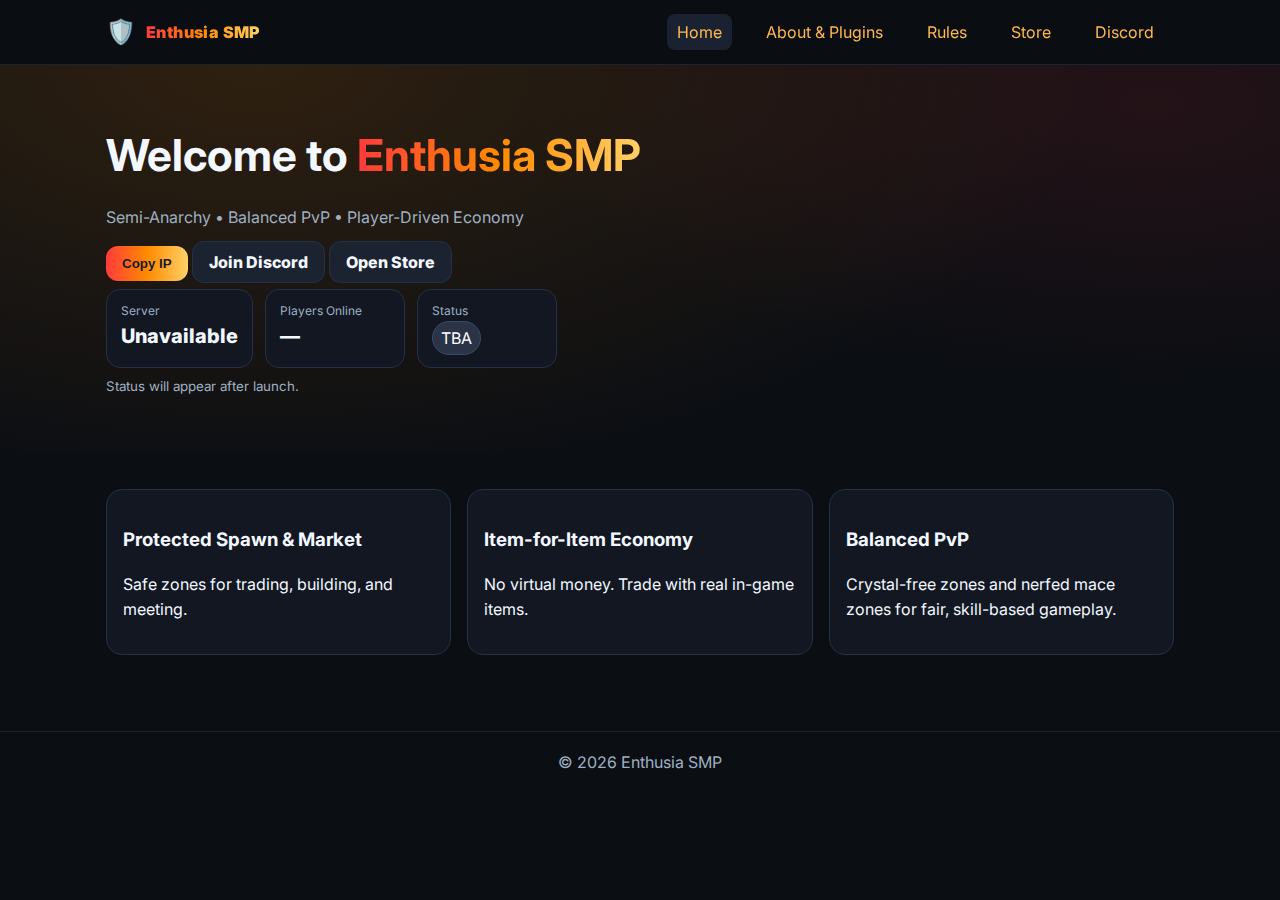
<file: public/index.html>
<!DOCTYPE html>
<html lang="en">
<head>
  <meta charset="UTF-8" />
  <meta name="viewport" content="width=device-width, initial-scale=1.0"/>
  <title>Enthusia SMP — Home</title>
  <link rel="preconnect" href="https://fonts.googleapis.com">
  <link rel="preconnect" href="https://fonts.gstatic.com" crossorigin>
  <link href="https://fonts.googleapis.com/css2?family=Inter:wght@400;600;800;900&display=swap" rel="stylesheet">
  <link rel="stylesheet" href="assets/styles.css?v=aurora3">
  <meta name="description" content="Enthusia SMP — Mostly-vanilla SMP with balanced PvP and a player-driven item economy.">
</head>
<body>

<!-- Background layers -->
<div class="bg" aria-hidden="true">
  <div class="bg-grid"></div>
  <div class="blob b1"></div>
  <div class="blob b2"></div>
  <div class="blob b3"></div>
</div>

<header class="site-header">
  <div class="container">
    <div class="brand">
      <span class="logo">🛡️</span>
      <span class="name grad-text">Enthusia SMP</span>
    </div>
    <nav class="nav">
      <a href="index.html" class="active">Home</a>
      <a href="plugins.html">About & Plugins</a>
      <a href="rules.html">Rules</a>
      <a id="storeLink" target="_blank" rel="noopener">Store</a>
      <a id="discordLink" target="_blank" rel="noopener">Discord</a>
    </nav>
  </div>
</header>

<main>
  <section class="hero">
    <div class="container hero-inner">
      <div class="hero-copy">
        <h1>Welcome to <span class="grad-text">Enthusia SMP</span></h1>
        <div class="shine-line"></div>
        <p class="lead">Semi-Anarchy • Balanced PvP • Player-Driven Economy</p>
        <div class="cta-row">
          <button class="btn" id="copyIpBtn" data-ip="Unavailable">Copy IP</button>
          <a id="joinDiscordBtn" class="btn ghost" target="_blank" rel="noopener">Join Discord</a>
          <a id="openStoreBtn" class="btn ghost" target="_blank" rel="noopener">Open Store</a>
        </div>

        <div class="status">
          <div class="status-card">
            <div class="status-label">Server</div>
            <div class="status-value" id="serverIp">Unavailable</div>
          </div>
          <div class="status-card">
            <div class="status-label">Players Online</div>
            <div class="status-value" id="playerCount">—</div>
          </div>
          <div class="status-card">
            <div class="status-label">Status</div>
            <div class="status-badge" id="serverStatus">TBA</div>
          </div>
        </div>
        <small class="status-note">Status will appear after launch.</small>
      </div>

      <!-- Custom Discord mini widget (no bots, no channels) -->
      <div class="hero-embed">
        <div id="discordCard"></div>
      </div>
    </div>
  </section>

  <section class="features">
    <div class="container grid-3">
      <div class="card">
        <h3>Protected Spawn & Market</h3>
        <p>Safe zones for trading, building, and meeting.</p>
      </div>
      <div class="card">
        <h3>Item-for-Item Economy</h3>
        <p>No virtual money. Trade with real in-game items.</p>
      </div>
      <div class="card">
        <h3>Balanced PvP</h3>
        <p>Crystal-free zones and nerfed mace zones for fair, skill-based gameplay.</p>
      </div>
    </div>
  </section>
</main>

<footer class="site-footer">
  <div class="container">
    <p>© <span id="year"></span> Enthusia SMP</p>
  </div>
</footer>

<script src="assets/script.js?v=aurora3"></script>
<script>
  window.ENTHUSIA = {
    serverIp: "Unavailable",
    tebexUrl: "https://yourstore.tebex.io",
    discordInvite: "https://discord.gg/5ccgDCmNSc",
    discordServerId: "1410303324745371709"
  };
  initSite(window.ENTHUSIA);
</script>
</body>
</html>
</file>
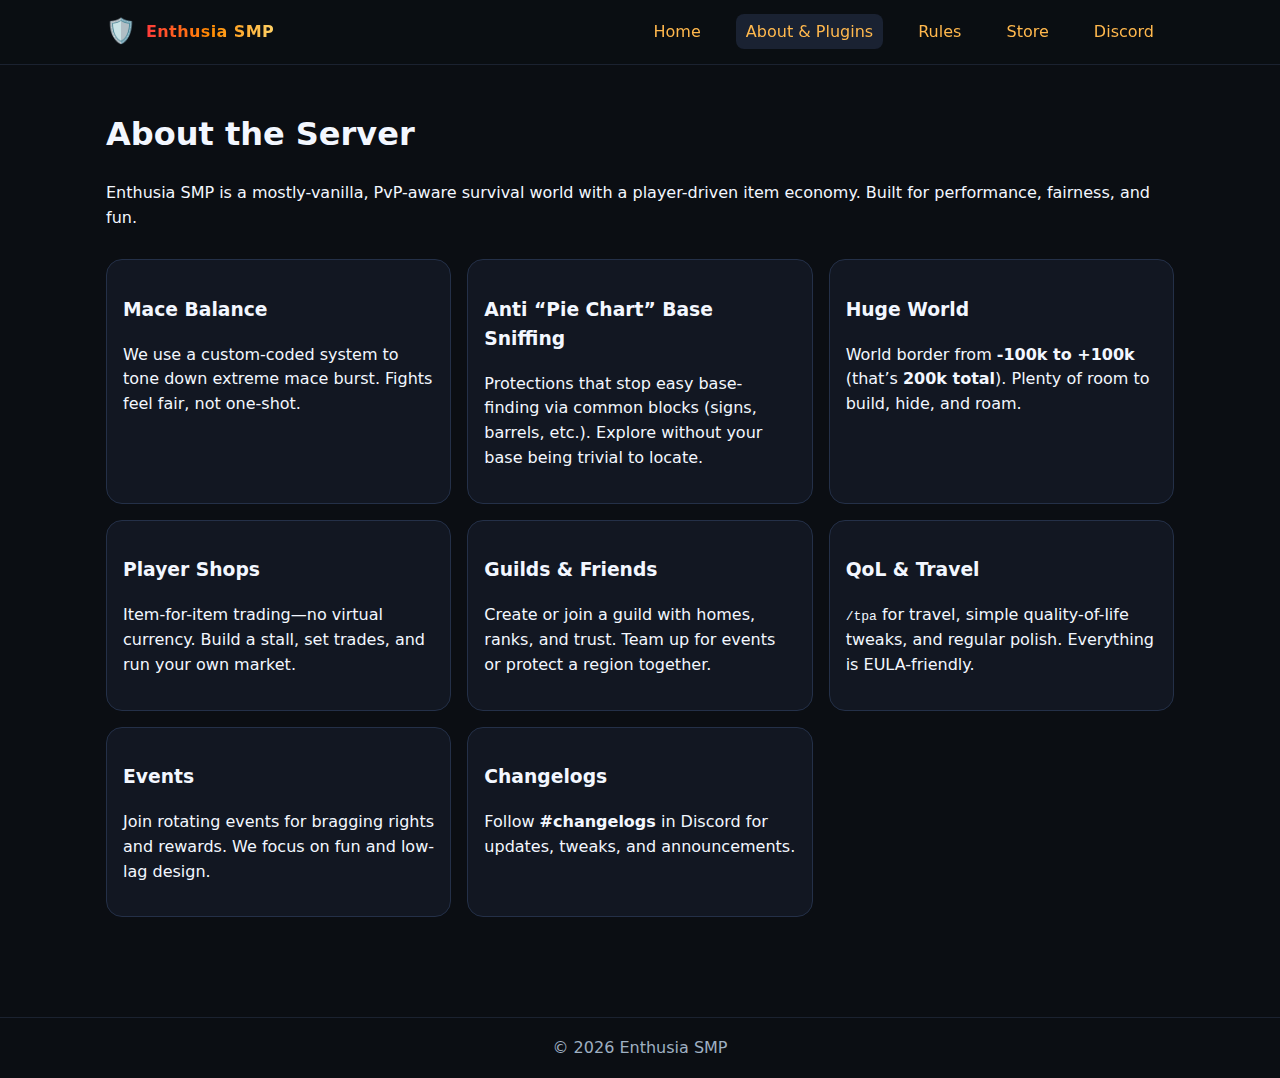
<file: public/plugins.html>
<!DOCTYPE html>
<html lang="en">
<head>
  <meta charset="UTF-8" />
  <meta name="viewport" content="width=device-width, initial-scale=1.0"/>
  <title>Enthusia SMP — About & Plugins</title>
  <link rel="stylesheet" href="assets/styles.css">
</head>
<body>
<header class="site-header">
  <div class="container">
    <div class="brand">
      <span class="logo">🛡️</span>
      <span class="name grad-text">Enthusia SMP</span>
    </div>
    <nav class="nav">
      <a href="index.html">Home</a>
      <a href="plugins.html" class="active">About & Plugins</a>
      <a href="rules.html">Rules</a>
      <a id="storeLink" target="_blank" rel="noopener">Store</a>
      <a id="discordLink" target="_blank" rel="noopener">Discord</a>
    </nav>
  </div>
</header>

<main class="container pad">
  <h1>About the Server</h1>
  <p>Enthusia SMP is a mostly-vanilla, PvP-aware survival world with a player-driven item economy. Built for performance, fairness, and fun.</p>

  <div class="features" style="padding-top:12px">
    <div class="grid-3">
      <div class="card">
        <h3>Mace Balance</h3>
        <p>We use a custom-coded system to tone down extreme mace burst. Fights feel fair, not one-shot.</p>
      </div>
      <div class="card">
        <h3>Anti “Pie Chart” Base Sniffing</h3>
        <p>Protections that stop easy base-finding via common blocks (signs, barrels, etc.). Explore without your base being trivial to locate.</p>
      </div>
      <div class="card">
        <h3>Huge World</h3>
        <p>World border from <strong>-100k to +100k</strong> (that’s <strong>200k total</strong>). Plenty of room to build, hide, and roam.</p>
      </div>
      <div class="card">
        <h3>Player Shops</h3>
        <p>Item-for-item trading—no virtual currency. Build a stall, set trades, and run your own market.</p>
      </div>
      <div class="card">
        <h3>Guilds & Friends</h3>
        <p>Create or join a guild with homes, ranks, and trust. Team up for events or protect a region together.</p>
      </div>
      <div class="card">
        <h3>QoL & Travel</h3>
        <p><code>/tpa</code> for travel, simple quality-of-life tweaks, and regular polish. Everything is EULA-friendly.</p>
      </div>
      <div class="card">
        <h3>Events</h3>
        <p>Join rotating events for bragging rights and rewards. We focus on fun and low-lag design.</p>
      </div>
      <div class="card">
        <h3>Changelogs</h3>
        <p>Follow <strong>#changelogs</strong> in Discord for updates, tweaks, and announcements.</p>
      </div>
    </div>
  </div>
</main>

<footer class="site-footer">
  <div class="container">
    <p>© <span id="year"></span> Enthusia SMP</p>
  </div>
</footer>

<script src="assets/script.js"></script>
<script>initSite(window.ENTHUSIA || {});</script>
</body>
</html>
</file>
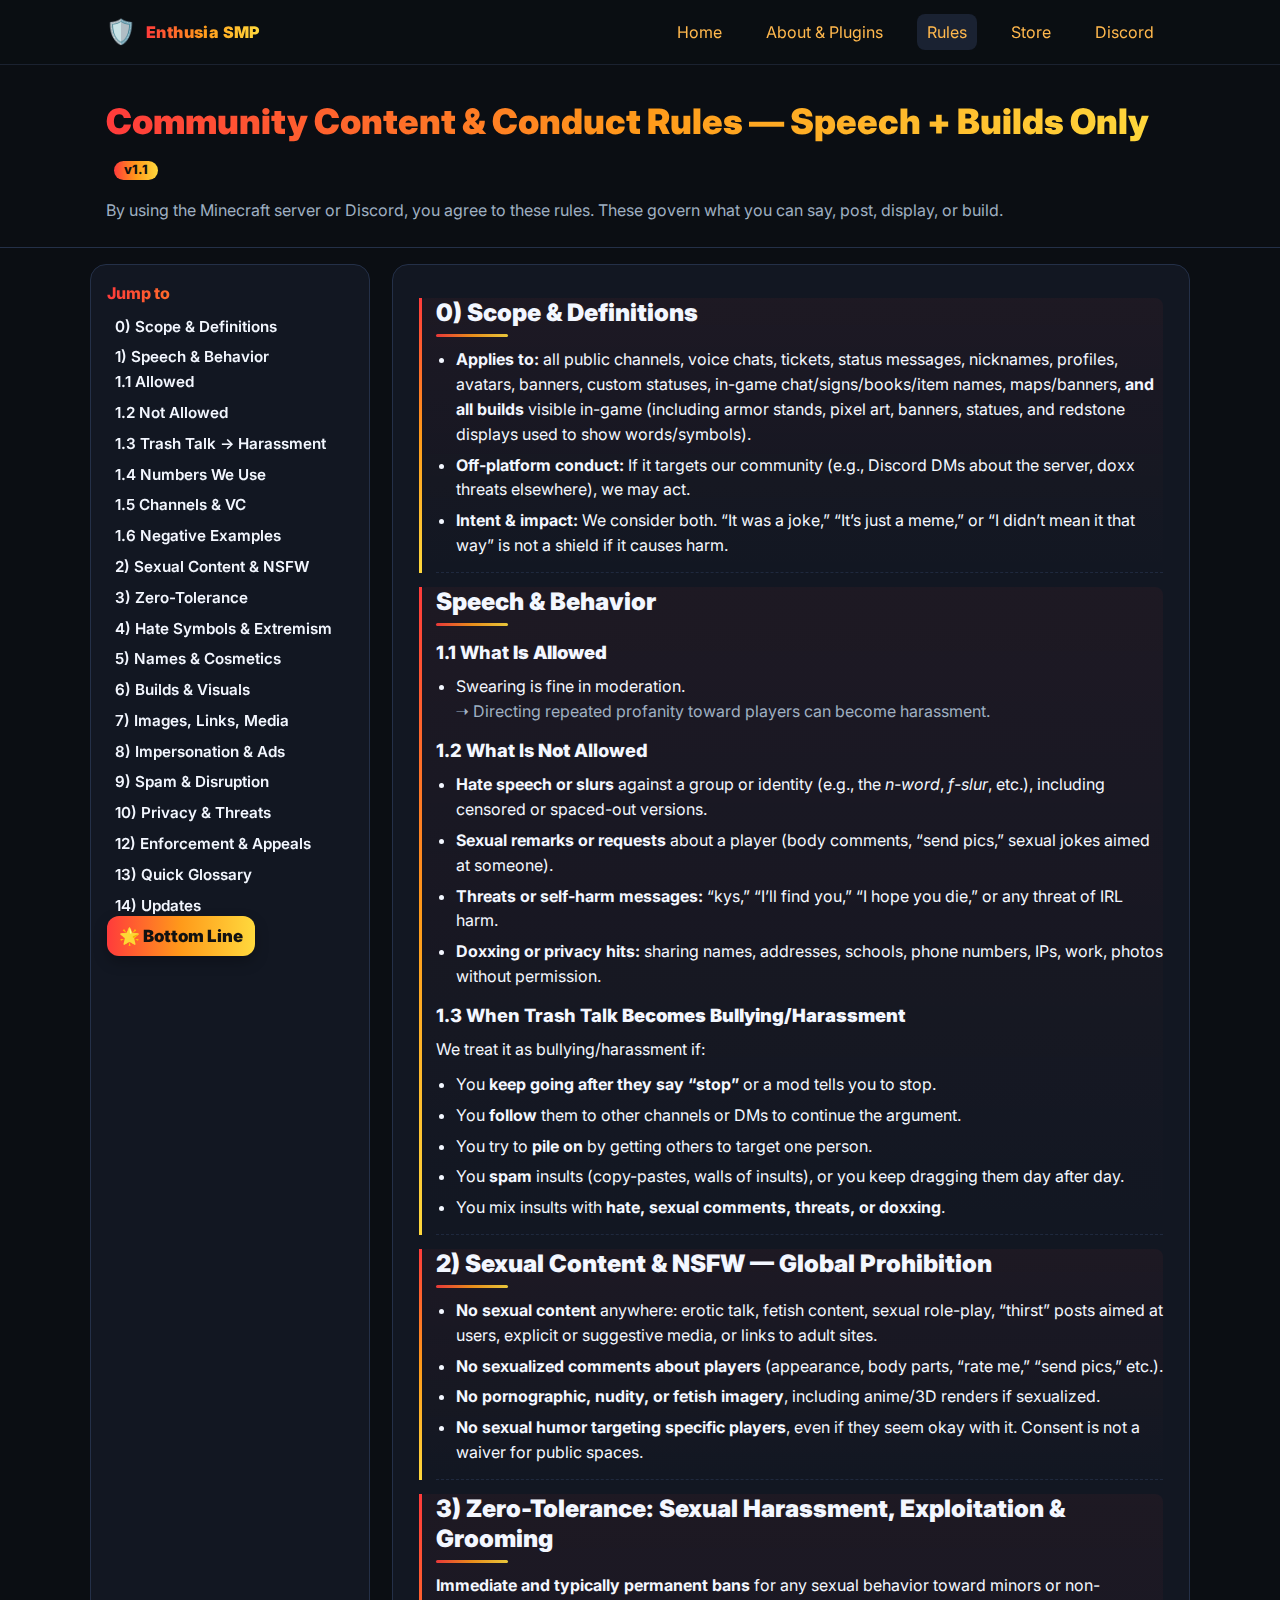
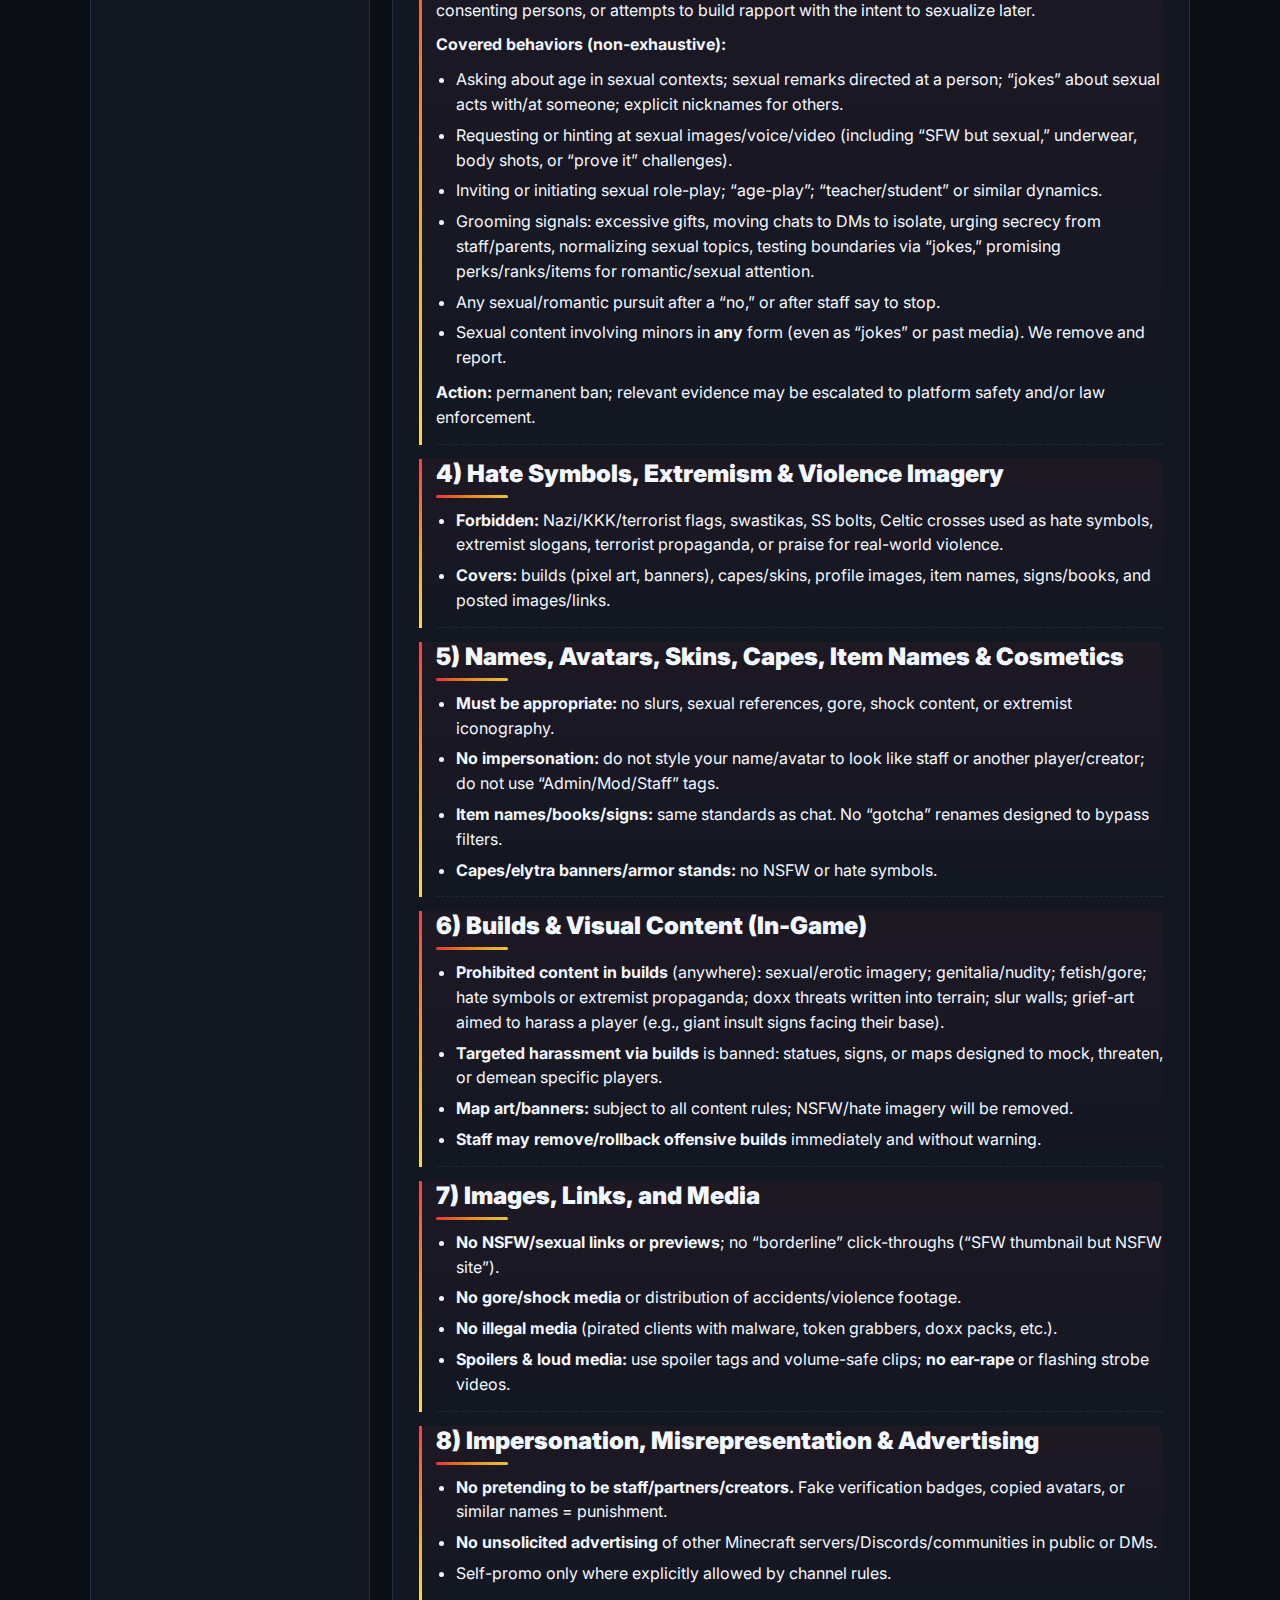
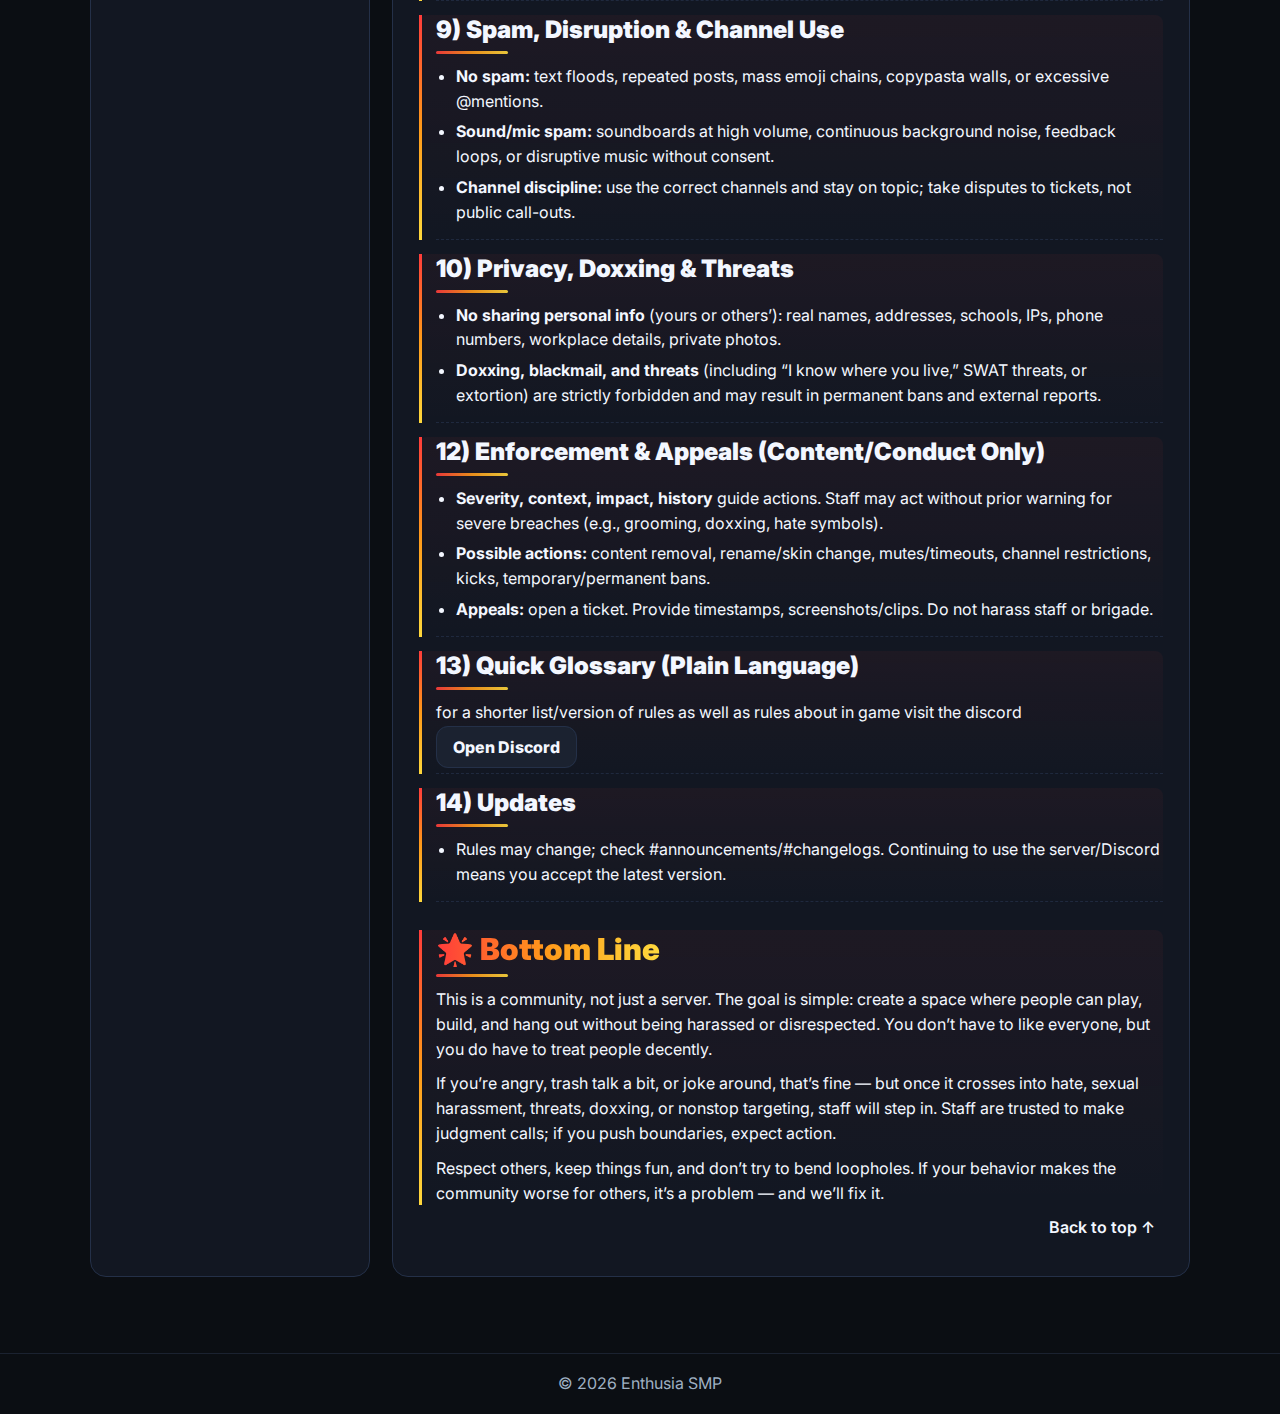
<file: public/rules.html>
<!DOCTYPE html>
<html lang="en" id="top">
<head>
  <meta charset="UTF-8"/>
  <meta name="viewport" content="width=device-width, initial-scale=1.0"/>
  <title>Enthusia SMP — Rules</title>

  <!-- Match site theme -->
  <link rel="preconnect" href="https://fonts.googleapis.com">
  <link rel="preconnect" href="https://fonts.gstatic.com" crossorigin>
  <link href="https://fonts.googleapis.com/css2?family=Inter:wght@400;600;800;900&display=swap" rel="stylesheet">
  <link rel="stylesheet" href="assets/styles.css">
  <meta name="color-scheme" content="dark light"/>

  <style>
    /* ====== Page-specific polish (uses your theme vars) ====== */
    :root{
      --brand-start:#ff3b3b;
      --brand-mid:#ff9a1a;
      --brand-end:#ffd93d;
      --grad: linear-gradient(90deg,var(--brand-start),var(--brand-mid),var(--brand-end));
    }

    .page-hero{
      padding: clamp(20px,4vw,36px) 0 8px;
      border-bottom: 1px solid var(--border);
      background: var(--bg);
    }
    .page-hero h1{
      font-weight: 900;
      margin: 0 0 8px;
      line-height: 1.15;
      font-size: clamp(1.5rem, 3vw, 2.2rem);
    }
    .page-hero .subtle{ color: var(--muted); }

    .badge{
      display:inline-block;
      font-size:.8rem;
      padding:2px 10px;
      border-radius:999px;
      background: var(--grad);
      color:#111;
      margin-left:8px;
      font-weight:800;
    }

    .rules-wrap{
      display:grid;
      grid-template-columns:1fr;
      gap:18px;
      padding:16px 0 36px;
    }

    /* Sidebar TOC */
    .card.toc{ position:relative; }
    .toc-inner{ position:sticky; top:80px; }
    .toc .toc-title{
      font-weight:800; margin-bottom:8px;
      background: var(--grad);
      -webkit-background-clip:text; background-clip:text; color:transparent;
    }
    .toc ol{ list-style:none; padding-left:0; margin:0; display:grid; gap:6px; }
    .toc a{
      text-decoration:none; color:var(--text);
      padding:6px 8px; border-radius:10px; font-weight:600;
      white-space:nowrap; font-size:0.95rem;
    }
    .toc a:hover{ background: var(--card-2); }

    /* Make the Bottom Line item a big, colorful CTA */
    .toc a[href="#bottom-line"]{
      background: var(--grad);
      color:#111;
      font-weight:900;
      font-size:1.05rem;
      padding:10px 12px;
      border-radius:12px;
      margin-top:8px;
      box-shadow: 0 6px 14px rgba(0,0,0,.25);
    }
    .toc a[href="#bottom-line"]:hover{
      filter: brightness(1.05);
    }

    /* Mobile TOC */
    .toc-mobile{ display:block; }
    .toc-mobile summary{ cursor:pointer; font-weight:800; padding:10px 12px; }
    .toc-mobile nav ol{ margin:8px 0 0; padding-left:18px; }
    .toc-mobile a{ color:var(--text); text-decoration:none; }

    /* Main article card */
    .prose.card{ padding: clamp(14px,2vw,26px); position:relative; overflow:hidden; }
    /* Colorful, subtle section accent */
    .prose section{
      border-left: 3px solid transparent;
      border-image: linear-gradient(180deg,var(--brand-start),var(--brand-mid),var(--brand-end)) 1;
      padding-left: 14px; border-radius:8px;
      background: linear-gradient(180deg, color-mix(in srgb, var(--brand-start) 5%, transparent) 0%, transparent 100%);
      margin-bottom: 10px;
    }
    .prose h2{
      font-size: clamp(1.15rem, 2.3vw, 1.5rem);
      margin: 8px 0 10px; line-height:1.25; font-weight:900;
    }
    .prose h2::after{
      content:""; display:block; height:3px; width:72px; border-radius:999px;
      background: var(--grad); margin-top:6px; opacity:.9;
    }
    .prose h3{ font-size: clamp(1rem,2vw,1.15rem); margin:12px 0 6px; font-weight:800; }
    .prose p{ margin:8px 0 10px; }
    .prose ul{ margin:8px 0 10px; padding-left:20px; }
    .prose li{ margin:6px 0; }
    .prose hr{ border:none; border-top:1px dashed var(--border); margin:14px 0; opacity:.75; }
    .muted{ color:var(--muted); }

    /* Bottom Line emphasis + spacing */
    #bottom-line{ margin-top:28px; }
    #bottom-line h2{
      font-size: clamp(1.35rem, 3vw, 1.9rem);
    }
    #bottom-line h2 .grad-text{
      background: var(--grad);
      -webkit-background-clip:text; background-clip:text; color:transparent;
    }

    .back-top{ margin-top:22px; text-align:right; }
    .back-top a{
      color:var(--text); text-decoration:none; padding:6px 8px; border-radius:8px;
      background: var(--card-2); font-weight:600;
    }

    /* Desktop layout: sticky TOC column */
    @media (min-width:980px){
      .rules-wrap{ grid-template-columns:280px 1fr; gap:22px; }
      .toc-mobile{ display:none; }
    }
  </style>
</head>
<body>

<header class="site-header">
  <div class="container">
    <div class="brand">
      <span class="logo">🛡️</span>
      <span class="name grad-text">Enthusia SMP</span>
    </div>
    <nav class="nav">
      <a href="index.html">Home</a>
      <a href="plugins.html">About & Plugins</a>
      <a href="rules.html" class="active">Rules</a>
      <a id="storeLink" target="_blank" rel="noopener">Store</a>
      <a id="discordLink" target="_blank" rel="noopener">Discord</a>
    </nav>
  </div>
</header>

<main>
  <!-- Page header -->
  <section class="page-hero">
    <div class="container">
      <h1 class="grad-text">Community Content & Conduct Rules — Speech + Builds Only <span class="badge">v1.1</span></h1>
      <p class="subtle">By using the Minecraft server or Discord, you agree to these rules. These govern what you can say, post, display, or build.</p>
    </div>
  </section>

  <section class="container rules-wrap">
    <!-- Desktop sticky TOC -->
    <aside class="card toc" aria-label="Table of contents">
      <div class="toc-inner">
        <div class="toc-title">Jump to</div>
        <ol>
          <li><a href="#scope">0) Scope &amp; Definitions</a></li>
          <li>
            <a href="#speech">1) Speech &amp; Behavior</a>
            <ol>
              <li><a href="#allowed">1.1 Allowed</a></li>
              <li><a href="#not-allowed">1.2 Not Allowed</a></li>
              <li><a href="#harassment">1.3 Trash Talk → Harassment</a></li>
              <li><a href="#numbers">1.4 Numbers We Use</a></li>
              <li><a href="#channels">1.5 Channels &amp; VC</a></li>
              <li><a href="#neg-examples">1.6 Negative Examples</a></li>
            </ol>
          </li>
          <li><a href="#nsfw">2) Sexual Content &amp; NSFW</a></li>
          <li><a href="#zero">3) Zero-Tolerance</a></li>
          <li><a href="#extremism">4) Hate Symbols &amp; Extremism</a></li>
          <!-- Short labels for single-line fit -->
          <li><a href="#names">5) Names &amp; Cosmetics</a></li>
          <li><a href="#builds">6) Builds &amp; Visuals</a></li>
          <li><a href="#media">7) Images, Links, Media</a></li>
          <li><a href="#impersonation">8) Impersonation &amp; Ads</a></li>
          <li><a href="#spam">9) Spam &amp; Disruption</a></li>
          <li><a href="#privacy">10) Privacy &amp; Threats</a></li>
          <li><a href="#enforcement">12) Enforcement &amp; Appeals</a></li>
          <li><a href="#glossary">13) Quick Glossary</a></li>
          <li><a href="#updates">14) Updates</a></li>
          <li><a href="#bottom-line">🌟 Bottom Line</a></li>
        </ol>
        <!-- Removed the bottom "Open Discord" button per your request -->
      </div>
    </aside>

    <!-- Mobile TOC -->
    <details class="card toc-mobile">
      <summary>Jump to a section</summary>
      <nav aria-label="Table of contents (mobile)">
        <ol>
          <li><a href="#scope">0) Scope &amp; Definitions</a></li>
          <li><a href="#speech">1) Speech &amp; Behavior</a></li>
          <li><a href="#nsfw">2) Sexual Content &amp; NSFW</a></li>
          <li><a href="#zero">3) Zero-Tolerance</a></li>
          <li><a href="#extremism">4) Hate Symbols &amp; Extremism</a></li>
          <li><a href="#names">5) Names, Avatars, Skins, Items</a></li>
          <li><a href="#builds">6) Builds &amp; Visual Content</a></li>
          <li><a href="#media">7) Images, Links, Media</a></li>
          <li><a href="#impersonation">8) Impersonation &amp; Advertising</a></li>
          <li><a href="#spam">9) Spam &amp; Disruption</a></li>
          <li><a href="#privacy">10) Privacy, Doxxing &amp; Threats</a></li>
          <li><a href="#enforcement">12) Enforcement &amp; Appeals</a></li>
          <li><a href="#glossary">13) Quick Glossary</a></li>
          <li><a href="#updates">14) Updates</a></li>
          <li><a href="#bottom-line">🌟 Bottom Line</a></li>
        </ol>
      </nav>
    </details>

    <!-- Rules content (your exact wording) -->
    <article class="prose card">
      <section id="scope">
        <h2>0) Scope &amp; Definitions</h2>
        <ul>
          <li><strong>Applies to:</strong> all public channels, voice chats, tickets, status messages, nicknames, profiles, avatars, banners, custom statuses, in-game chat/signs/books/item names, maps/banners, <strong>and all builds</strong> visible in-game (including armor stands, pixel art, banners, statues, and redstone displays used to show words/symbols).</li>
          <li><strong>Off-platform conduct:</strong> If it targets our community (e.g., Discord DMs about the server, doxx threats elsewhere), we may act.</li>
          <li><strong>Intent &amp; impact:</strong> We consider both. “It was a joke,” “It’s just a meme,” or “I didn’t mean it that way” is not a shield if it causes harm.</li>
        </ul>
        <hr>
      </section>

      <section id="speech">
        <h2>Speech &amp; Behavior</h2>

        <h3 id="allowed">1.1 What <strong>Is Allowed</strong></h3>
        <ul>
          <li>Swearing is fine in moderation.<br><span class="muted">➝ Directing repeated profanity toward players can become harassment.</span></li>
        </ul>

        <h3 id="not-allowed">1.2 What Is <strong>Not</strong> Allowed</h3>
        <ul>
          <li><strong>Hate speech or slurs</strong> against a group or identity (e.g., the <em>n-word</em>, <em>f-slur</em>, etc.), including censored or spaced-out versions.</li>
          <li><strong>Sexual remarks or requests</strong> about a player (body comments, “send pics,” sexual jokes aimed at someone).</li>
          <li><strong>Threats or self-harm messages:</strong> “kys,” “I’ll find you,” “I hope you die,” or any threat of IRL harm.</li>
          <li><strong>Doxxing or privacy hits:</strong> sharing names, addresses, schools, phone numbers, IPs, work, photos without permission.</li>
        </ul>

        <h3 id="harassment">1.3 When Trash Talk <strong>Becomes Bullying/Harassment</strong></h3>
        <p>We treat it as bullying/harassment if:</p>
        <ul>
          <li>You <strong>keep going after they say “stop”</strong> or a mod tells you to stop.</li>
          <li>You <strong>follow</strong> them to other channels or DMs to continue the argument.</li>
          <li>You try to <strong>pile on</strong> by getting others to target one person.</li>
          <li>You <strong>spam</strong> insults (copy-pastes, walls of insults), or you keep dragging them day after day.</li>
          <li>You mix insults with <strong>hate, sexual comments, threats, or doxxing</strong>.</li>
        </ul>
        <hr>
      </section>

      <section id="nsfw">
        <h2>2) Sexual Content &amp; NSFW — Global Prohibition</h2>
        <ul>
          <li><strong>No sexual content</strong> anywhere: erotic talk, fetish content, sexual role-play, “thirst” posts aimed at users, explicit or suggestive media, or links to adult sites.</li>
          <li><strong>No sexualized comments about players</strong> (appearance, body parts, “rate me,” “send pics,” etc.).</li>
          <li><strong>No pornographic, nudity, or fetish imagery</strong>, including anime/3D renders if sexualized.</li>
          <li><strong>No sexual humor targeting specific players</strong>, even if they seem okay with it. Consent is not a waiver for public spaces.</li>
        </ul>
        <hr>
      </section>

      <section id="zero">
        <h2>3) Zero-Tolerance: Sexual Harassment, Exploitation &amp; Grooming</h2>
        <p><strong>Immediate and typically permanent bans</strong> for any sexual behavior toward minors or non-consenting persons, or attempts to build rapport with the intent to sexualize later.</p>
        <p><strong>Covered behaviors (non-exhaustive):</strong></p>
        <ul>
          <li>Asking about age in sexual contexts; sexual remarks directed at a person; “jokes” about sexual acts with/at someone; explicit nicknames for others.</li>
          <li>Requesting or hinting at sexual images/voice/video (including “SFW but sexual,” underwear, body shots, or “prove it” challenges).</li>
          <li>Inviting or initiating sexual role-play; “age-play”; “teacher/student” or similar dynamics.</li>
          <li>Grooming signals: excessive gifts, moving chats to DMs to isolate, urging secrecy from staff/parents, normalizing sexual topics, testing boundaries via “jokes,” promising perks/ranks/items for romantic/sexual attention.</li>
          <li>Any sexual/romantic pursuit after a “no,” or after staff say to stop.</li>
          <li>Sexual content involving minors in <strong>any</strong> form (even as “jokes” or past media). We remove and report.</li>
        </ul>
        <p><strong>Action:</strong> permanent ban; relevant evidence may be escalated to platform safety and/or law enforcement.</p>
        <hr>
      </section>

      <section id="extremism">
        <h2>4) Hate Symbols, Extremism &amp; Violence Imagery</h2>
        <ul>
          <li><strong>Forbidden:</strong> Nazi/KKK/terrorist flags, swastikas, SS bolts, Celtic crosses used as hate symbols, extremist slogans, terrorist propaganda, or praise for real-world violence.</li>
          <li><strong>Covers:</strong> builds (pixel art, banners), capes/skins, profile images, item names, signs/books, and posted images/links.</li>
        </ul>
        <hr>
      </section>

      <section id="names">
        <h2>5) Names, Avatars, Skins, Capes, Item Names &amp; Cosmetics</h2>
        <ul>
          <li><strong>Must be appropriate:</strong> no slurs, sexual references, gore, shock content, or extremist iconography.</li>
          <li><strong>No impersonation:</strong> do not style your name/avatar to look like staff or another player/creator; do not use “Admin/Mod/Staff” tags.</li>
          <li><strong>Item names/books/signs:</strong> same standards as chat. No “gotcha” renames designed to bypass filters.</li>
          <li><strong>Capes/elytra banners/armor stands:</strong> no NSFW or hate symbols.</li>
        </ul>
        <hr>
      </section>

      <section id="builds">
        <h2>6) Builds &amp; Visual Content (In-Game)</h2>
        <ul>
          <li><strong>Prohibited content in builds</strong> (anywhere): sexual/erotic imagery; genitalia/nudity; fetish/gore; hate symbols or extremist propaganda; doxx threats written into terrain; slur walls; grief-art aimed to harass a player (e.g., giant insult signs facing their base).</li>
          <li><strong>Targeted harassment via builds</strong> is banned: statues, signs, or maps designed to mock, threaten, or demean specific players.</li>
          <li><strong>Map art/banners:</strong> subject to all content rules; NSFW/hate imagery will be removed.</li>
          <li><strong>Staff may remove/rollback offensive builds</strong> immediately and without warning.</li>
        </ul>
        <hr>
      </section>

      <section id="media">
        <h2>7) Images, Links, and Media</h2>
        <ul>
          <li><strong>No NSFW/sexual links or previews</strong>; no “borderline” click-throughs (“SFW thumbnail but NSFW site”).</li>
          <li><strong>No gore/shock media</strong> or distribution of accidents/violence footage.</li>
          <li><strong>No illegal media</strong> (pirated clients with malware, token grabbers, doxx packs, etc.).</li>
          <li><strong>Spoilers &amp; loud media:</strong> use spoiler tags and volume-safe clips; <strong>no ear-rape</strong> or flashing strobe videos.</li>
        </ul>
        <hr>
      </section>

      <section id="impersonation">
        <h2>8) Impersonation, Misrepresentation &amp; Advertising</h2>
        <ul>
          <li><strong>No pretending to be staff/partners/creators.</strong> Fake verification badges, copied avatars, or similar names = punishment.</li>
          <li><strong>No unsolicited advertising</strong> of other Minecraft servers/Discords/communities in public or DMs.</li>
          <li>Self-promo only where explicitly allowed by channel rules.</li>
        </ul>
        <hr>
      </section>

      <section id="spam">
        <h2>9) Spam, Disruption &amp; Channel Use</h2>
        <ul>
          <li><strong>No spam:</strong> text floods, repeated posts, mass emoji chains, copypasta walls, or excessive @mentions.</li>
          <li><strong>Sound/mic spam:</strong> soundboards at high volume, continuous background noise, feedback loops, or disruptive music without consent.</li>
          <li><strong>Channel discipline:</strong> use the correct channels and stay on topic; take disputes to tickets, not public call-outs.</li>
        </ul>
        <hr>
      </section>

      <section id="privacy">
        <h2>10) Privacy, Doxxing &amp; Threats</h2>
        <ul>
          <li><strong>No sharing personal info</strong> (yours or others’): real names, addresses, schools, IPs, phone numbers, workplace details, private photos.</li>
          <li><strong>Doxxing, blackmail, and threats</strong> (including “I know where you live,” SWAT threats, or extortion) are strictly forbidden and may result in permanent bans and external reports.</li>
        </ul>
        <hr>
      </section>

      <section id="enforcement">
        <h2>12) Enforcement &amp; Appeals (Content/Conduct Only)</h2>
        <ul>
          <li><strong>Severity, context, impact, history</strong> guide actions. Staff may act without prior warning for severe breaches (e.g., grooming, doxxing, hate symbols).</li>
          <li><strong>Possible actions:</strong> content removal, rename/skin change, mutes/timeouts, channel restrictions, kicks, temporary/permanent bans.</li>
          <li><strong>Appeals:</strong> open a ticket. Provide timestamps, screenshots/clips. Do not harass staff or brigade.</li>
        </ul>
        <hr>
      </section>

      <section id="glossary">
        <h2>13) Quick Glossary (Plain Language)</h2>
        <p>for a shorter list/version of rules as well as rules about in game visit the discord</p>
        <p><a id="discordInline" class="btn ghost" target="_blank" rel="noopener">Open Discord</a></p>
        <hr>
      </section>

      <section id="updates">
        <h2>14) Updates</h2>
        <ul>
          <li>Rules may change; check #announcements/#changelogs. Continuing to use the server/Discord means you accept the latest version.</li>
        </ul>
        <hr>
      </section>

      <section id="bottom-line">
        <h2><span class="grad-text">🌟 Bottom Line</span></h2>
        <p>This is a community, not just a server. The goal is simple: create a space where people can play, build, and hang out without being harassed or disrespected. You don’t have to like everyone, but you do have to treat people decently.</p>
        <p>If you’re angry, trash talk a bit, or joke around, that’s fine — but once it crosses into hate, sexual harassment, threats, doxxing, or nonstop targeting, staff will step in. Staff are trusted to make judgment calls; if you push boundaries, expect action.</p>
        <p>Respect others, keep things fun, and don’t try to bend loopholes. If your behavior makes the community worse for others, it’s a problem — and we’ll fix it.</p>
      </section>

      <p class="back-top"><a href="#top">Back to top ↑</a></p>
    </article>
  </section>
</main>

<footer class="site-footer">
  <div class="container">
    <p>© <span id="year"></span> Enthusia SMP</p>
  </div>
</footer>

<script src="assets/script.js"></script>
<script>
  // Init (keeps Store link etc.)
  if (typeof initSite === "function") initSite(window.ENTHUSIA || {});
  document.getElementById("year").textContent = new Date().getFullYear();

  // Force Discord everywhere (your invite)
  const DISCORD = "https://discord.gg/5ccgDCmNSc";
  const navDiscord = document.getElementById("discordLink");
  if (navDiscord) { navDiscord.href = DISCORD; navDiscord.target = "_blank"; navDiscord.rel = "noopener"; }
  const inline = document.getElementById("discordInline");
  if (inline) { inline.href = DISCORD; inline.target = "_blank"; inline.rel = "noopener"; }

  // Smooth anchor scroll with slight header offset
  document.querySelectorAll('a[href^="#"]').forEach(a=>{
    a.addEventListener("click", e=>{
      const id = a.getAttribute("href").slice(1);
      const target = document.getElementById(id);
      if (!target) return;
      e.preventDefault();
      const y = target.getBoundingClientRect().top + window.pageYOffset - 24;
      window.scrollTo({ top: y, behavior: "smooth" });
      history.replaceState(null, "", "#" + id);
    });
  });
</script>
</body>
</html>
</file>
<file: public/assets/styles.css>
/* Enthusia SMP theme — red → orange → yellow gradient */
:root{
  --bg:#0b0e13;
  --card:#121722;
  --text:#f3f7ff;
  --muted:#9fb0c2;

  --brand-start:#ff3b3b;   /* red */
  --brand-mid:#ff8a00;     /* orange */
  --brand-end:#ffd166;     /* yellow */
  --brand-grad:linear-gradient(90deg,var(--brand-start),var(--brand-mid),var(--brand-end));

  --accent:#ffb84d;
  --border:#243048;
}

*{box-sizing:border-box}
html,body{margin:0;padding:0;background:var(--bg);color:var(--text);font-family:Inter,system-ui,Segoe UI,Roboto,Helvetica,Arial,sans-serif;line-height:1.55}
a{color:var(--accent);text-decoration:none}
.container{max-width:1100px;margin:0 auto;padding:0 16px}

/* gradient text utility */
.grad-text{
  background:var(--brand-grad);
  -webkit-background-clip:text;
  background-clip:text;
  color:transparent;
}

/* Header */
.site-header{position:sticky;top:0;background:rgba(11,14,19,.85);backdrop-filter: blur(8px);border-bottom:1px solid #1b2230;z-index:50}
.site-header .container{display:flex;align-items:center;justify-content:space-between;height:64px}
.brand{display:flex;align-items:center;gap:10px;font-weight:900}
.brand .logo{font-size:24px}
.brand .name{letter-spacing:.4px}
.nav a{margin:0 10px;padding:8px 10px;border-radius:8px}
.nav a.active,.nav a:hover{background:#1a2232}

/* Hero */
.hero{padding:56px 0;background:
  radial-gradient(1200px 600px at 20% 0%, rgba(255,138,0,.15), transparent 70%),
  radial-gradient(900px 400px at 90% 10%, rgba(255,59,59,.10), transparent 70%)}
.hero-inner{display:grid;grid-template-columns:1fr 380px;gap:24px;align-items:start}
.hero-copy h1{font-size:44px;margin:0 0 10px}
.lead{color:var(--muted);margin-bottom:16px}

/* Buttons */
.btn{
  border:0;padding:10px 16px;border-radius:12px;font-weight:800;cursor:pointer;
  background:var(--brand-grad); color:#181b20;
}
.btn.ghost{background:#1b2230;color:var(--text);border:1px solid var(--border)}

/* Status cards */
.status{display:flex;gap:12px;flex-wrap:wrap;margin-top:8px}
.status-card{background:var(--card);padding:12px 14px;border-radius:14px;border:1px solid var(--border);min-width:140px}
.status-label{font-size:12px;color:var(--muted)}
.status-value{font-size:20px;font-weight:800}
.status-badge{display:inline-block;background:#2b3447;color:#fff;border:1px solid #3b4a66;padding:4px 8px;border-radius:999px}
.status-note{display:block;color:var(--muted);margin-top:8px}

/* Sections / cards */
.features{padding:36px 0}
.grid-3{display:grid;grid-template-columns:repeat(3,1fr);gap:16px}
.card{background:var(--card);border:1px solid var(--border);border-radius:16px;padding:16px}

/* Footer */
.site-footer{border-top:1px solid #1b2230;margin-top:40px}
.site-footer .container{height:60px;display:flex;align-items:center;justify-content:center;color:var(--muted)}

/* Content pages */
.container.pad{padding:24px 16px}
.rules{padding-left:18px}
.features-list{padding-left:18px}

/* Pretty rules layout */
.rules-grid{display:grid;grid-template-columns:1fr;gap:16px}
.rule-card{background:var(--card);border:1px solid var(--border);border-radius:18px;padding:18px}
.rule-card h2{margin:0 0 8px;font-size:20px}
.rule-card h2 .grad-text{font-weight:900}
.rule-card ul{margin:8px 0 0 18px}

/* Callouts */
.callout{border:1px solid var(--border);border-radius:14px;padding:12px 14px;
  background:linear-gradient(0deg, rgba(255,209,102,.06), rgba(255,209,102,.06));}
.callout strong{color:#ffe39e}

/* Responsive */
@media (max-width:940px){
  .hero-inner{grid-template-columns:1fr}
  .hero-embed{order:-1}
}
</file>
